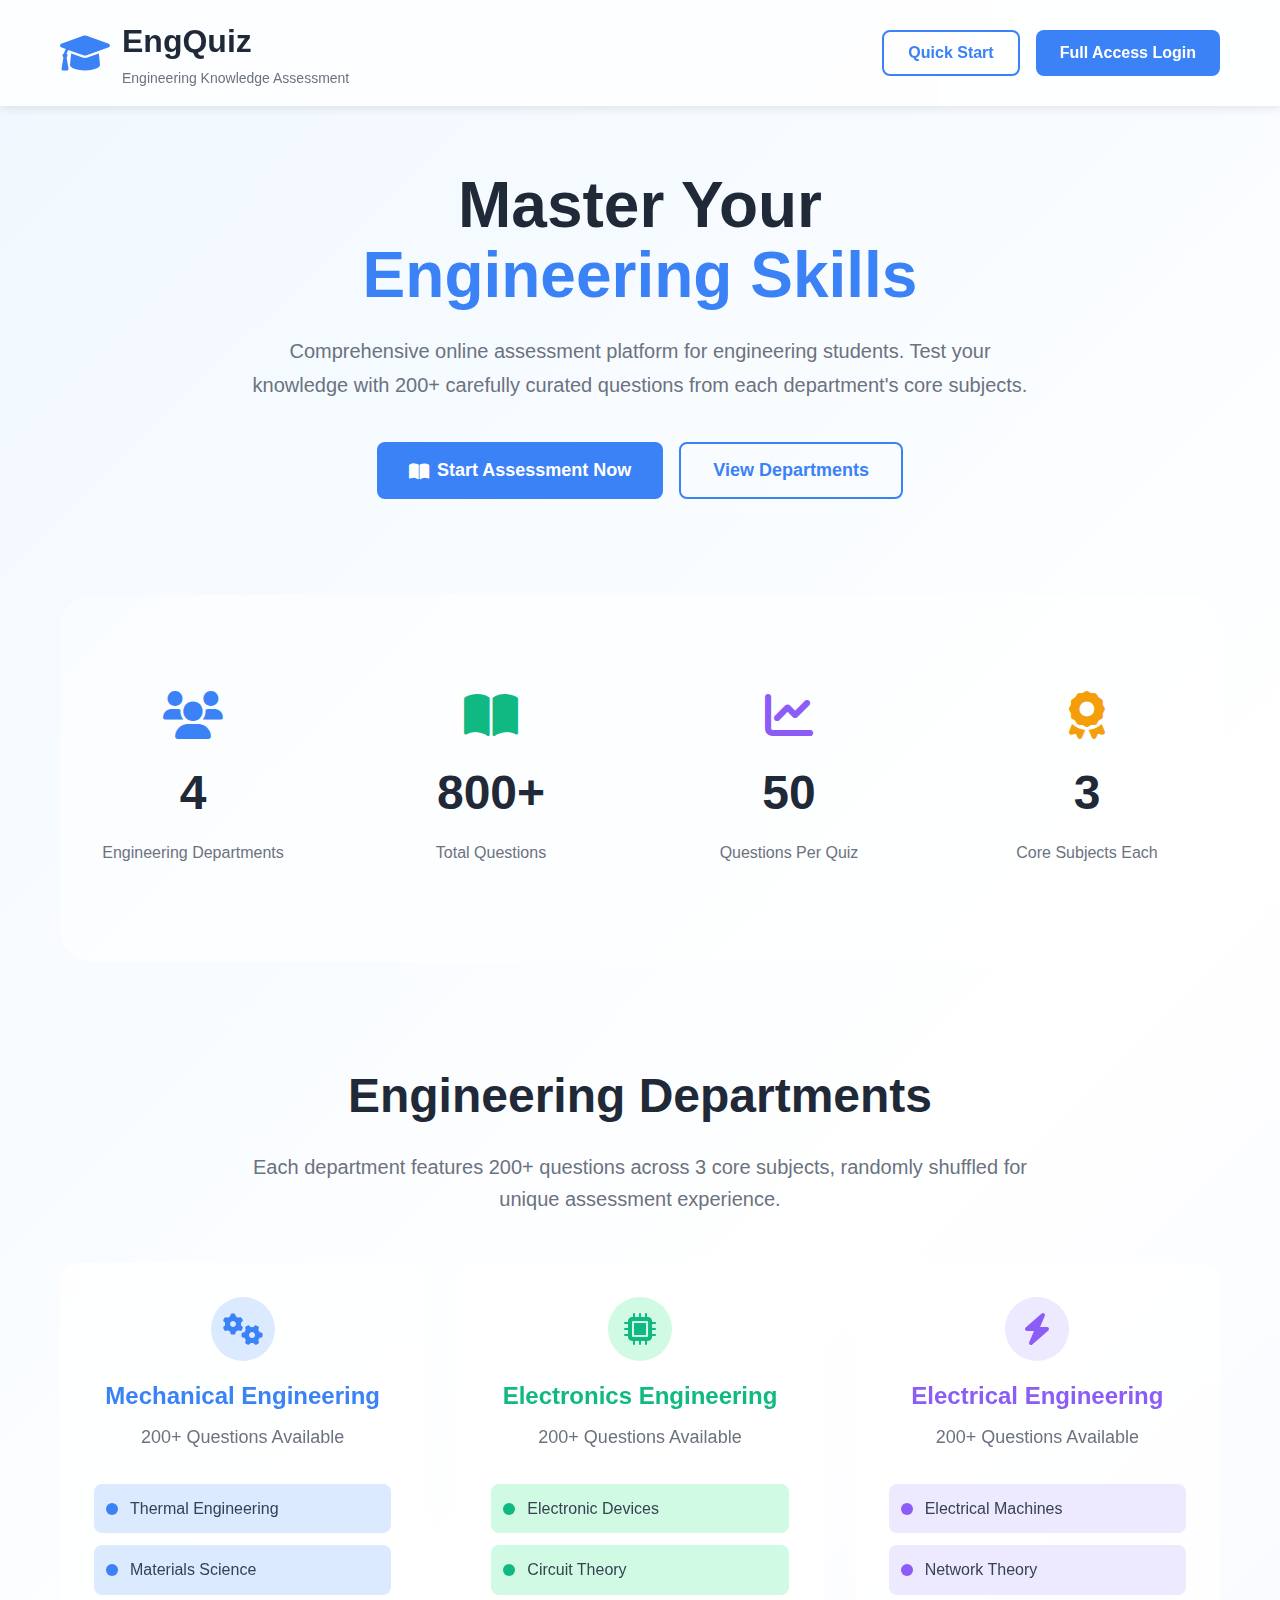
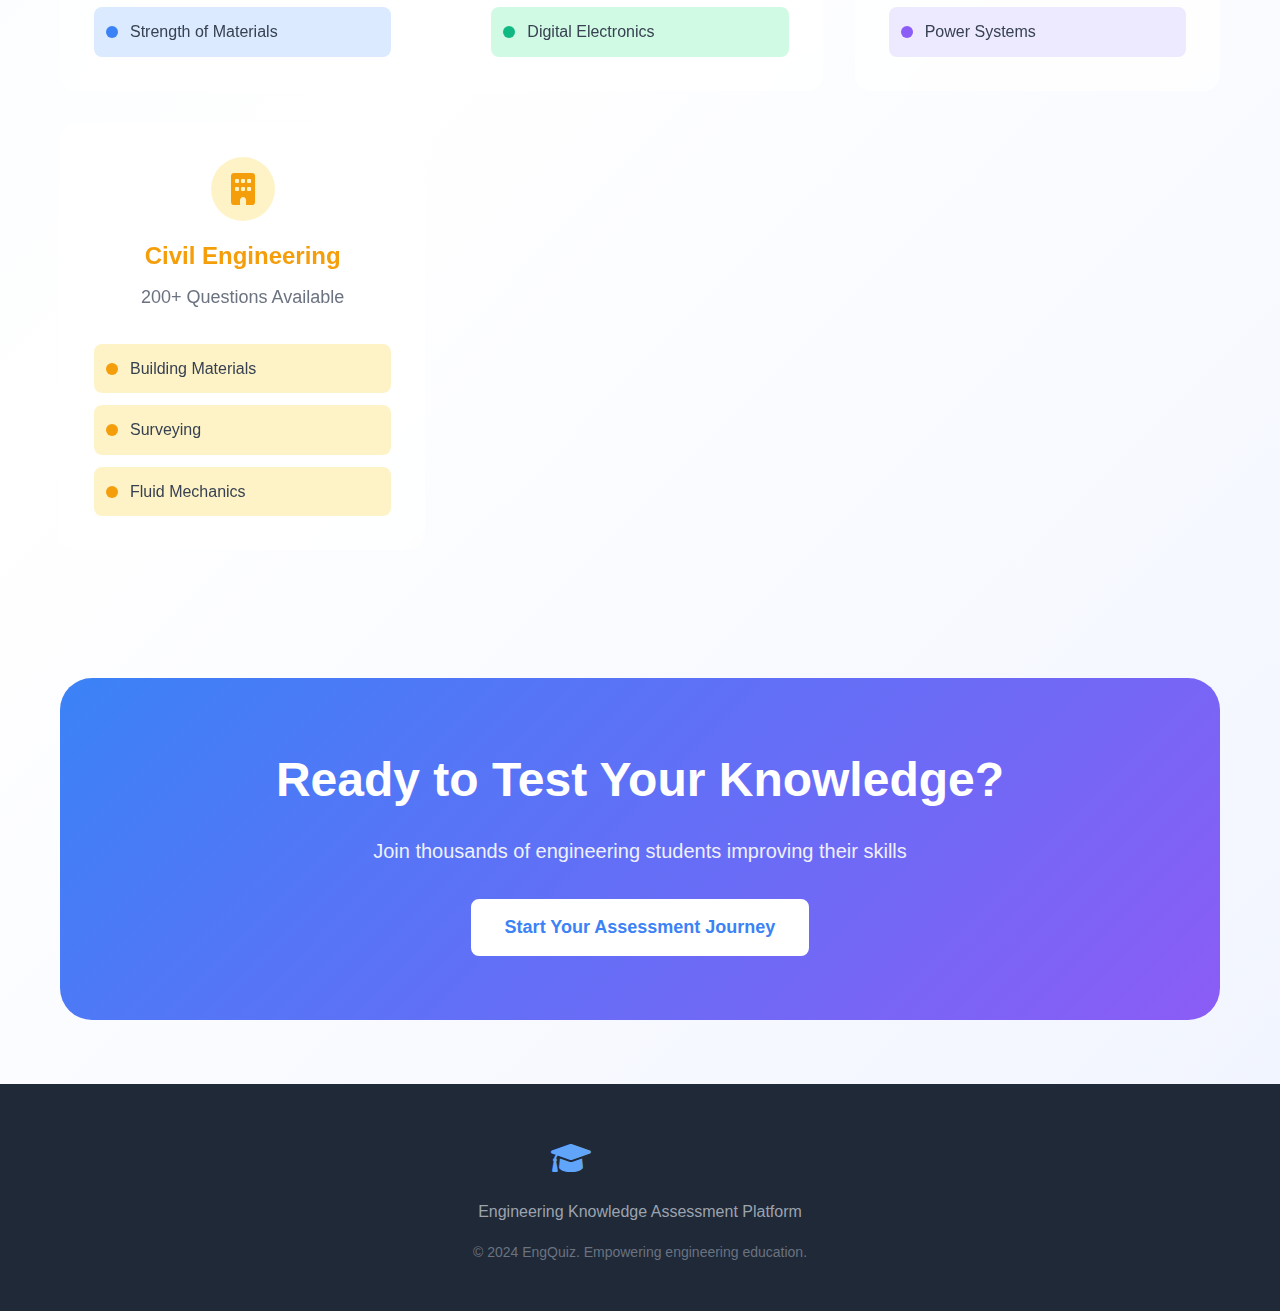
<file: engineering-quiz-app/index.html>
<!DOCTYPE html>
<html lang="en">
<head>
    <meta charset="UTF-8">
    <meta name="viewport" content="width=device-width, initial-scale=1.0">
    <title>EngQuiz - Engineering Knowledge Assessment</title>
    <link rel="stylesheet" href="styles.css">
    <link href="https://cdnjs.cloudflare.com/ajax/libs/font-awesome/6.0.0/css/all.min.css" rel="stylesheet">
</head>
<body>
    <!-- Header -->
    <header class="header">
        <div class="container">
            <div class="nav-brand">
                <i class="fas fa-graduation-cap"></i>
                <div class="brand-text">
                    <span class="brand-name">EngQuiz</span>
                    <p class="brand-subtitle">Engineering Knowledge Assessment</p>
                </div>
            </div>
            <div class="nav-buttons">
                <button class="btn btn-outline" onclick="showRegisterModal()">Quick Start</button>
                <button class="btn btn-primary" onclick="showLoginModal()">Full Access Login</button>
            </div>
        </div>
    </header>

    <!-- Hero Section -->
    <main class="main-content">
        <div class="container">
            <div class="hero-section">
                <h1 class="hero-title">
                    Master Your
                    <span class="text-blue">Engineering Skills</span>
                </h1>
                <p class="hero-description">
                    Comprehensive online assessment platform for engineering students. Test your knowledge with 200+ carefully
                    curated questions from each department's core subjects.
                </p>
                <div class="hero-buttons">
                    <button class="btn btn-primary btn-large" onclick="showRegisterModal()">
                        <i class="fas fa-book-open"></i>
                        Start Assessment Now
                    </button>
                    <button class="btn btn-outline btn-large" onclick="scrollToDepartments()">
                        View Departments
                    </button>
                </div>
            </div>

            <!-- Stats Section -->
            <div class="stats-section">
                <div class="stats-grid">
                    <div class="stat-card">
                        <i class="fas fa-users stat-icon blue"></i>
                        <h3 class="stat-number">4</h3>
                        <p class="stat-label">Engineering Departments</p>
                    </div>
                    <div class="stat-card">
                        <i class="fas fa-book-open stat-icon green"></i>
                        <h3 class="stat-number">800+</h3>
                        <p class="stat-label">Total Questions</p>
                    </div>
                    <div class="stat-card">
                        <i class="fas fa-chart-line stat-icon purple"></i>
                        <h3 class="stat-number">50</h3>
                        <p class="stat-label">Questions Per Quiz</p>
                    </div>
                    <div class="stat-card">
                        <i class="fas fa-award stat-icon orange"></i>
                        <h3 class="stat-number">3</h3>
                        <p class="stat-label">Core Subjects Each</p>
                    </div>
                </div>
            </div>

            <!-- Departments Section -->
            <div id="departments" class="departments-section">
                <div class="section-header">
                    <h2 class="section-title">Engineering Departments</h2>
                    <p class="section-description">
                        Each department features 200+ questions across 3 core subjects, randomly shuffled for unique assessment experience.
                    </p>
                </div>

                <div class="departments-grid">
                    <div class="department-card blue">
                        <div class="department-header">
                            <div class="department-icon">
                                <i class="fas fa-cogs"></i>
                            </div>
                            <h3 class="department-title">Mechanical Engineering</h3>
                            <p class="department-subtitle">200+ Questions Available</p>
                        </div>
                        <div class="department-subjects">
                            <div class="subject-item">
                                <div class="subject-dot"></div>
                                <span>Thermal Engineering</span>
                            </div>
                            <div class="subject-item">
                                <div class="subject-dot"></div>
                                <span>Materials Science</span>
                            </div>
                            <div class="subject-item">
                                <div class="subject-dot"></div>
                                <span>Strength of Materials</span>
                            </div>
                        </div>
                    </div>

                    <div class="department-card green">
                        <div class="department-header">
                            <div class="department-icon">
                                <i class="fas fa-microchip"></i>
                            </div>
                            <h3 class="department-title">Electronics Engineering</h3>
                            <p class="department-subtitle">200+ Questions Available</p>
                        </div>
                        <div class="department-subjects">
                            <div class="subject-item">
                                <div class="subject-dot"></div>
                                <span>Electronic Devices</span>
                            </div>
                            <div class="subject-item">
                                <div class="subject-dot"></div>
                                <span>Circuit Theory</span>
                            </div>
                            <div class="subject-item">
                                <div class="subject-dot"></div>
                                <span>Digital Electronics</span>
                            </div>
                        </div>
                    </div>

                    <div class="department-card purple">
                        <div class="department-header">
                            <div class="department-icon">
                                <i class="fas fa-bolt"></i>
                            </div>
                            <h3 class="department-title">Electrical Engineering</h3>
                            <p class="department-subtitle">200+ Questions Available</p>
                        </div>
                        <div class="department-subjects">
                            <div class="subject-item">
                                <div class="subject-dot"></div>
                                <span>Electrical Machines</span>
                            </div>
                            <div class="subject-item">
                                <div class="subject-dot"></div>
                                <span>Network Theory</span>
                            </div>
                            <div class="subject-item">
                                <div class="subject-dot"></div>
                                <span>Power Systems</span>
                            </div>
                        </div>
                    </div>

                    <div class="department-card orange">
                        <div class="department-header">
                            <div class="department-icon">
                                <i class="fas fa-building"></i>
                            </div>
                            <h3 class="department-title">Civil Engineering</h3>
                            <p class="department-subtitle">200+ Questions Available</p>
                        </div>
                        <div class="department-subjects">
                            <div class="subject-item">
                                <div class="subject-dot"></div>
                                <span>Building Materials</span>
                            </div>
                            <div class="subject-item">
                                <div class="subject-dot"></div>
                                <span>Surveying</span>
                            </div>
                            <div class="subject-item">
                                <div class="subject-dot"></div>
                                <span>Fluid Mechanics</span>
                            </div>
                        </div>
                    </div>
                </div>
            </div>

            <!-- CTA Section -->
            <div class="cta-section">
                <h2 class="cta-title">Ready to Test Your Knowledge?</h2>
                <p class="cta-description">Join thousands of engineering students improving their skills</p>
                <button class="btn btn-secondary btn-large" onclick="showRegisterModal()">
                    Start Your Assessment Journey
                </button>
            </div>
        </div>
    </main>

    <!-- Footer -->
    <footer class="footer">
        <div class="container">
            <div class="footer-content">
                <div class="footer-brand">
                    <i class="fas fa-graduation-cap"></i>
                    <span class="brand-name">EngQuiz</span>
                </div>
                <p class="footer-description">Engineering Knowledge Assessment Platform</p>
                <p class="footer-copyright">© 2024 EngQuiz. Empowering engineering education.</p>
            </div>
        </div>
    </footer>

    <!-- Registration Modal -->
    <div id="registerModal" class="modal">
        <div class="modal-content">
            <div class="modal-header">
                <h2>Join EngQuiz</h2>
                <span class="close" onclick="closeModal('registerModal')">&times;</span>
            </div>
            
            <div class="tabs">
                <button class="tab-button active" onclick="showTab('quick')">
                    <i class="fas fa-user"></i> Quick Start
                </button>
                <button class="tab-button" onclick="showTab('full')">
                    <i class="fas fa-building"></i> Full Account
                </button>
            </div>

            <!-- Quick Start Tab -->
            <div id="quickTab" class="tab-content active">
                <div class="tab-description">
                    <h3>Quick Start</h3>
                    <p>Start immediately with just your basic information. No email or password required.</p>
                </div>
                <form id="quickForm" onsubmit="handleQuickRegister(event)">
                    <div class="form-group">
                        <label for="quickName">Student Name</label>
                        <input type="text" id="quickName" placeholder="Enter your full name" required>
                    </div>
                    <div class="form-group">
                        <label for="institution">Institution Name</label>
                        <input type="text" id="institution" placeholder="Enter your college/university name" required>
                    </div>
                    <div class="form-group">
                        <label for="quickDepartment">Engineering Department</label>
                        <select id="quickDepartment" required>
                            <option value="">Select your department</option>
                            <option value="mechanical">Mechanical Engineering</option>
                            <option value="electrical">Electrical Engineering</option>
                            <option value="electronics">Electronics Engineering</option>
                            <option value="civil">Civil Engineering</option>
                        </select>
                    </div>
                    <button type="submit" class="btn btn-primary btn-full">Start Quiz Now</button>
                </form>
            </div>

            <!-- Full Account Tab -->
            <div id="fullTab" class="tab-content">
                <div class="tab-description">
                    <h3>Create Full Account</h3>
                    <p>Create a full account to save your progress and track performance over time.</p>
                </div>
                <form id="fullForm" onsubmit="handleFullRegister(event)">
                    <div class="form-group">
                        <label for="fullName">Full Name</label>
                        <input type="text" id="fullName" placeholder="Enter your full name" required>
                    </div>
                    <div class="form-group">
                        <label for="email">Email Address</label>
                        <input type="email" id="email" placeholder="Enter your email" required>
                    </div>
                    <div class="form-group">
                        <label for="fullDepartment">Engineering Department</label>
                        <select id="fullDepartment" required>
                            <option value="">Select your department</option>
                            <option value="mechanical">Mechanical Engineering</option>
                            <option value="electrical">Electrical Engineering</option>
                            <option value="electronics">Electronics Engineering</option>
                            <option value="civil">Civil Engineering</option>
                        </select>
                    </div>
                    <div class="form-group">
                        <label for="password">Password</label>
                        <div class="password-input">
                            <input type="password" id="password" placeholder="Create a password" required>
                            <button type="button" class="password-toggle" onclick="togglePassword('password')">
                                <i class="fas fa-eye"></i>
                            </button>
                        </div>
                    </div>
                    <div class="form-group">
                        <label for="confirmPassword">Confirm Password</label>
                        <div class="password-input">
                            <input type="password" id="confirmPassword" placeholder="Confirm your password" required>
                            <button type="button" class="password-toggle" onclick="togglePassword('confirmPassword')">
                                <i class="fas fa-eye"></i>
                            </button>
                        </div>
                    </div>
                    <button type="submit" class="btn btn-primary btn-full">Create Account</button>
                </form>
            </div>
        </div>
    </div>

    <!-- Login Modal -->
    <div id="loginModal" class="modal">
        <div class="modal-content">
            <div class="modal-header">
                <h2>Welcome Back</h2>
                <span class="close" onclick="closeModal('loginModal')">&times;</span>
            </div>
            <div class="tab-description">
                <h3>Sign In</h3>
                <p>Enter your credentials to access your account</p>
            </div>
            <form id="loginForm" onsubmit="handleLogin(event)">
                <div class="form-group">
                    <label for="loginEmail">Email Address</label>
                    <input type="email" id="loginEmail" placeholder="Enter your email" required>
                </div>
                <div class="form-group">
                    <label for="loginPassword">Password</label>
                    <div class="password-input">
                        <input type="password" id="loginPassword" placeholder="Enter your password" required>
                        <button type="button" class="password-toggle" onclick="togglePassword('loginPassword')">
                            <i class="fas fa-eye"></i>
                        </button>
                    </div>
                </div>
                <button type="submit" class="btn btn-primary btn-full">Sign In</button>
            </form>
            <div class="modal-footer">
                <p>Don't have an account? <a href="#" onclick="closeModal('loginModal'); showRegisterModal();">Get started here</a></p>
            </div>
        </div>
    </div>

    <script src="script.js"></script>
</body>
</html>
</file>
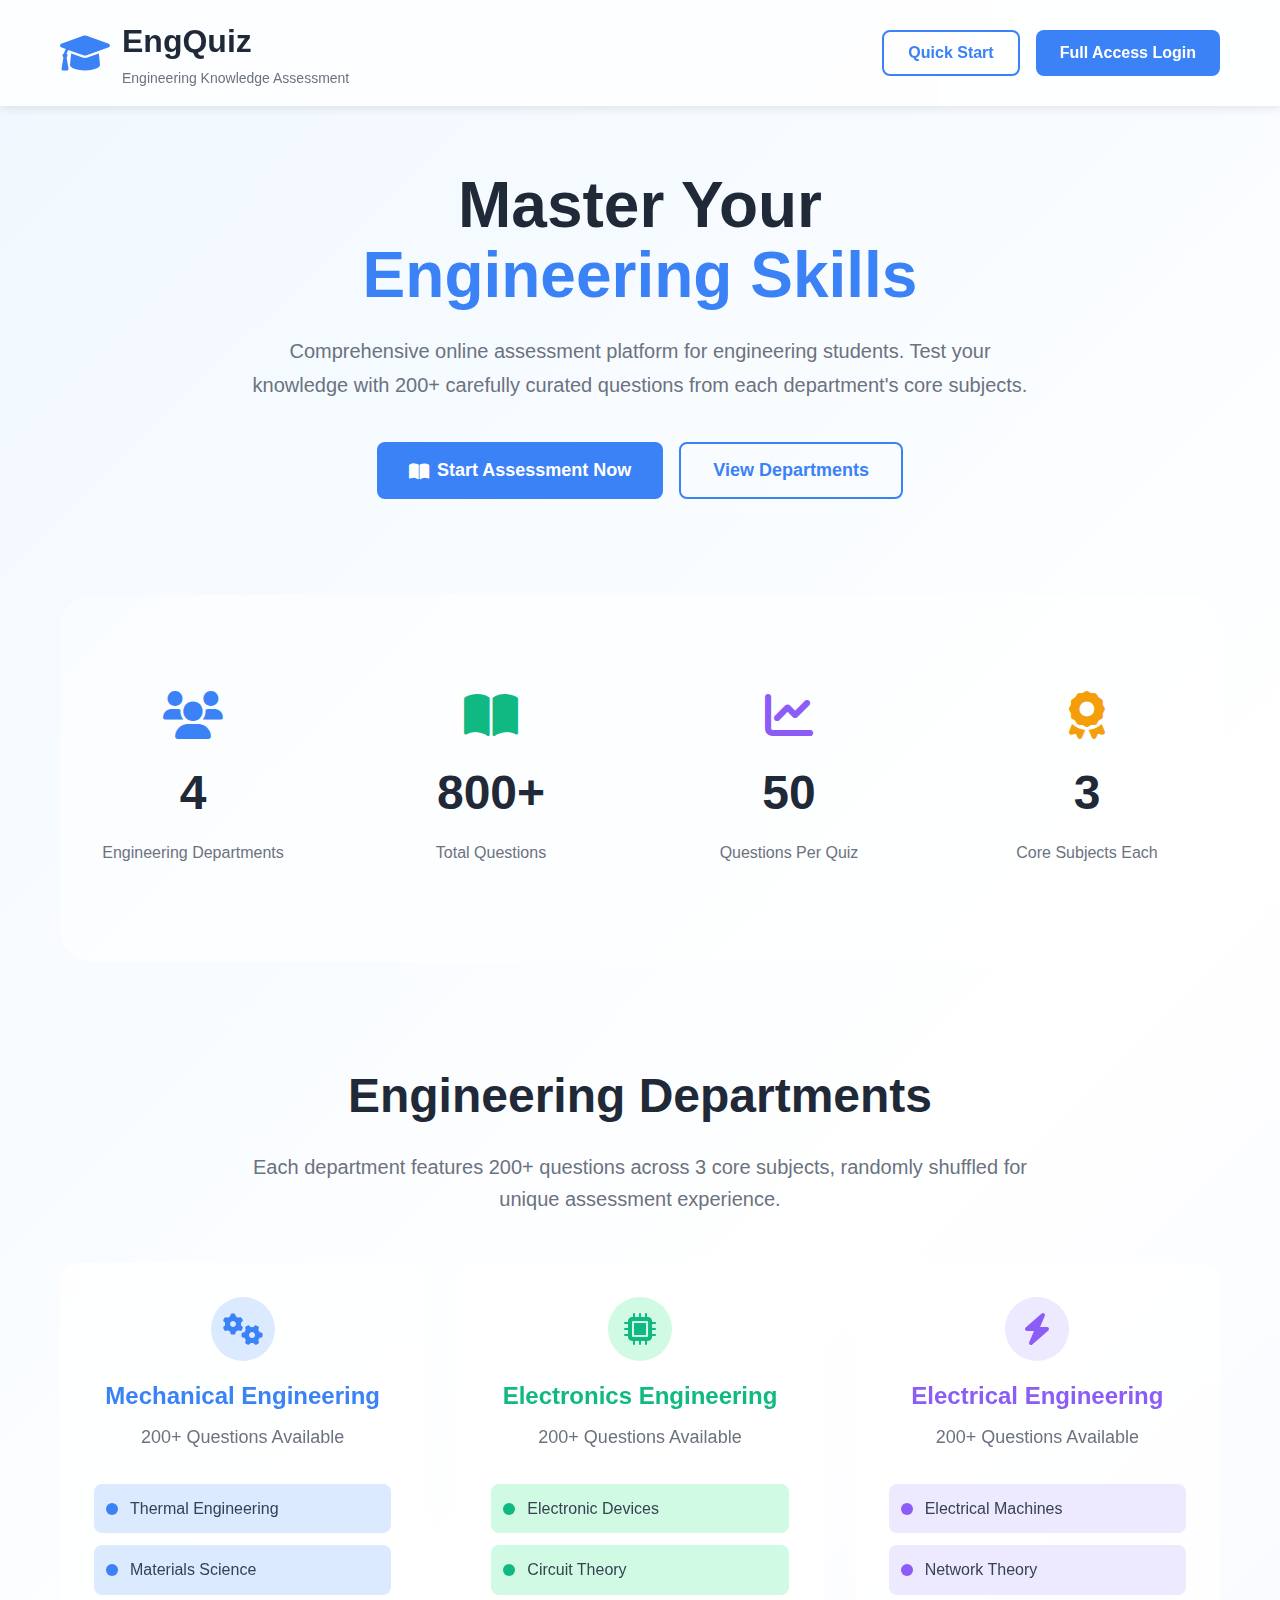
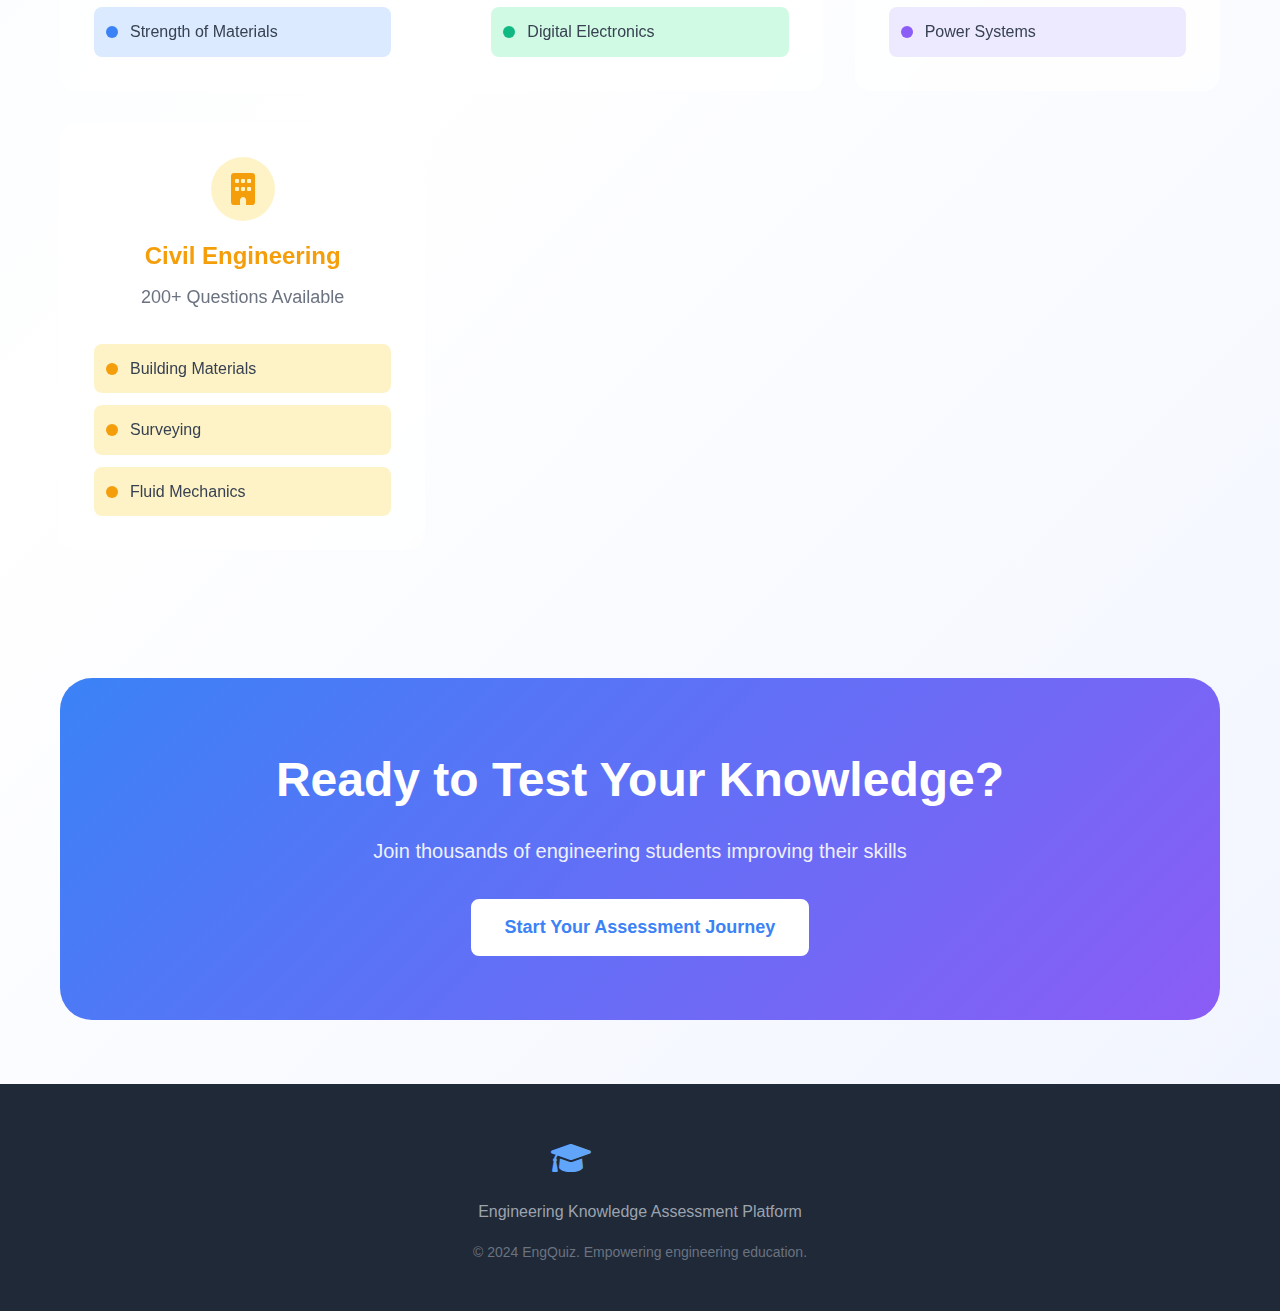
<file: engineering-quiz-app/dashboard.html>
<!DOCTYPE html>
<html lang="en">
<head>
    <meta charset="UTF-8">
    <meta name="viewport" content="width=device-width, initial-scale=1.0">
    <title>Dashboard - EngQuiz</title>
    <link rel="stylesheet" href="styles.css">
    <link rel="stylesheet" href="dashboard.css">
    <link href="https://cdnjs.cloudflare.com/ajax/libs/font-awesome/6.0.0/css/all.min.css" rel="stylesheet">
</head>
<body>
    <!-- Header -->
    <header class="header">
        <div class="container">
            <div class="nav-brand">
                <i class="fas fa-graduation-cap"></i>
                <div class="brand-text">
                    <span class="brand-name">EngQuiz</span>
                    <p class="brand-subtitle">Engineering Knowledge Assessment</p>
                </div>
            </div>
            <div class="user-info">
                <div class="user-details">
                    <p class="user-name" id="userName">Loading...</p>
                    <p class="user-meta" id="userMeta">Loading...</p>
                </div>
                <button class="btn btn-outline" onclick="logout()">
                    <i class="fas fa-sign-out-alt"></i>
                    Logout
                </button>
            </div>
        </div>
    </header>

    <main class="dashboard-main">
        <div class="container">
            <!-- Welcome Section -->
            <div class="welcome-section">
                <h1 class="welcome-title">Welcome to Your Dashboard</h1>
                <p class="welcome-description" id="welcomeDescription">
                    Ready to test your knowledge? Each quiz contains 50 randomly selected questions from our comprehensive question bank.
                </p>
            </div>

            <!-- Stats Cards -->
            <div class="stats-grid">
                <div class="stat-card blue">
                    <div class="stat-header">
                        <span class="stat-label">Quizzes Taken</span>
                        <i class="fas fa-clock"></i>
                    </div>
                    <div class="stat-value" id="quizzesTaken">0</div>
                    <div class="stat-sublabel">Total assessments completed</div>
                </div>

                <div class="stat-card green">
                    <div class="stat-header">
                        <span class="stat-label">Average Score</span>
                        <i class="fas fa-chart-line"></i>
                    </div>
                    <div class="stat-value" id="averageScore">0%</div>
                    <div class="stat-sublabel">Overall performance</div>
                </div>

                <div class="stat-card purple">
                    <div class="stat-header">
                        <span class="stat-label">Department</span>
                        <i class="fas fa-award"></i>
                    </div>
                    <div class="stat-value" id="userDepartment">Loading...</div>
                    <div class="stat-sublabel">Engineering specialization</div>
                </div>

                <div class="stat-card orange">
                    <div class="stat-header">
                        <span class="stat-label">Questions Bank</span>
                        <i class="fas fa-graduation-cap"></i>
                    </div>
                    <div class="stat-value">200+</div>
                    <div class="stat-sublabel">Available questions</div>
                </div>
            </div>

            <!-- Main Content Grid -->
            <div class="content-grid">
                <!-- Quiz Section -->
                <div class="quiz-section">
                    <div class="section-card">
                        <div class="section-header">
                            <h2 class="section-title">
                                <i class="fas fa-play"></i>
                                Start New Assessment
                            </h2>
                            <p class="section-description">
                                Take a comprehensive quiz with 50 randomly selected questions from your department's question bank
                            </p>
                        </div>

                        <div class="quiz-info">
                            <div class="subjects-info">
                                <h4>Your Department Subjects:</h4>
                                <div class="subjects-list" id="subjectsList">
                                    <!-- Subjects will be populated by JavaScript -->
                                </div>
                            </div>

                            <div class="quiz-stats">
                                <div class="quiz-stat">
                                    <div class="quiz-stat-number">50</div>
                                    <div class="quiz-stat-label">Questions</div>
                                </div>
                                <div class="quiz-stat">
                                    <div class="quiz-stat-number">50</div>
                                    <div class="quiz-stat-label">Minutes</div>
                                </div>
                            </div>

                            <button class="btn btn-primary btn-large btn-full" onclick="startQuiz()">
                                <i class="fas fa-play"></i>
                                Begin Assessment
                            </button>
                        </div>
                    </div>
                </div>

                <!-- Results Section -->
                <div class="results-section">
                    <div class="section-card">
                        <div class="section-header">
                            <h2 class="section-title">
                                <i class="fas fa-chart-line"></i>
                                Recent Performance
                            </h2>
                            <p class="section-description">
                                Your latest quiz results and performance trends
                            </p>
                        </div>

                        <div class="results-content" id="resultsContent">
                            <div class="no-results">
                                <i class="fas fa-award"></i>
                                <p class="no-results-title">No assessments yet</p>
                                <p class="no-results-description">Take your first quiz to see results here!</p>
                            </div>
                        </div>
                    </div>
                </div>
            </div>

            <!-- User Info Card -->
            <div class="user-card">
                <div class="user-card-content">
                    <div class="user-card-info">
                        <i class="fas fa-building user-card-icon"></i>
                        <div class="user-card-details">
                            <h3 class="user-card-name" id="userCardName">Loading...</h3>
                            <p class="user-card-meta" id="userCardMeta">Loading...</p>
                        </div>
                    </div>
                    <div class="user-card-stats">
                        <div class="user-card-stat-number" id="totalQuizzes">0</div>
                        <div class="user-card-stat-label">Assessments Completed</div>
                    </div>
                </div>
            </div>
        </div>
    </main>

    <script src="dashboard.js"></script>
</body>
</html>
</file>
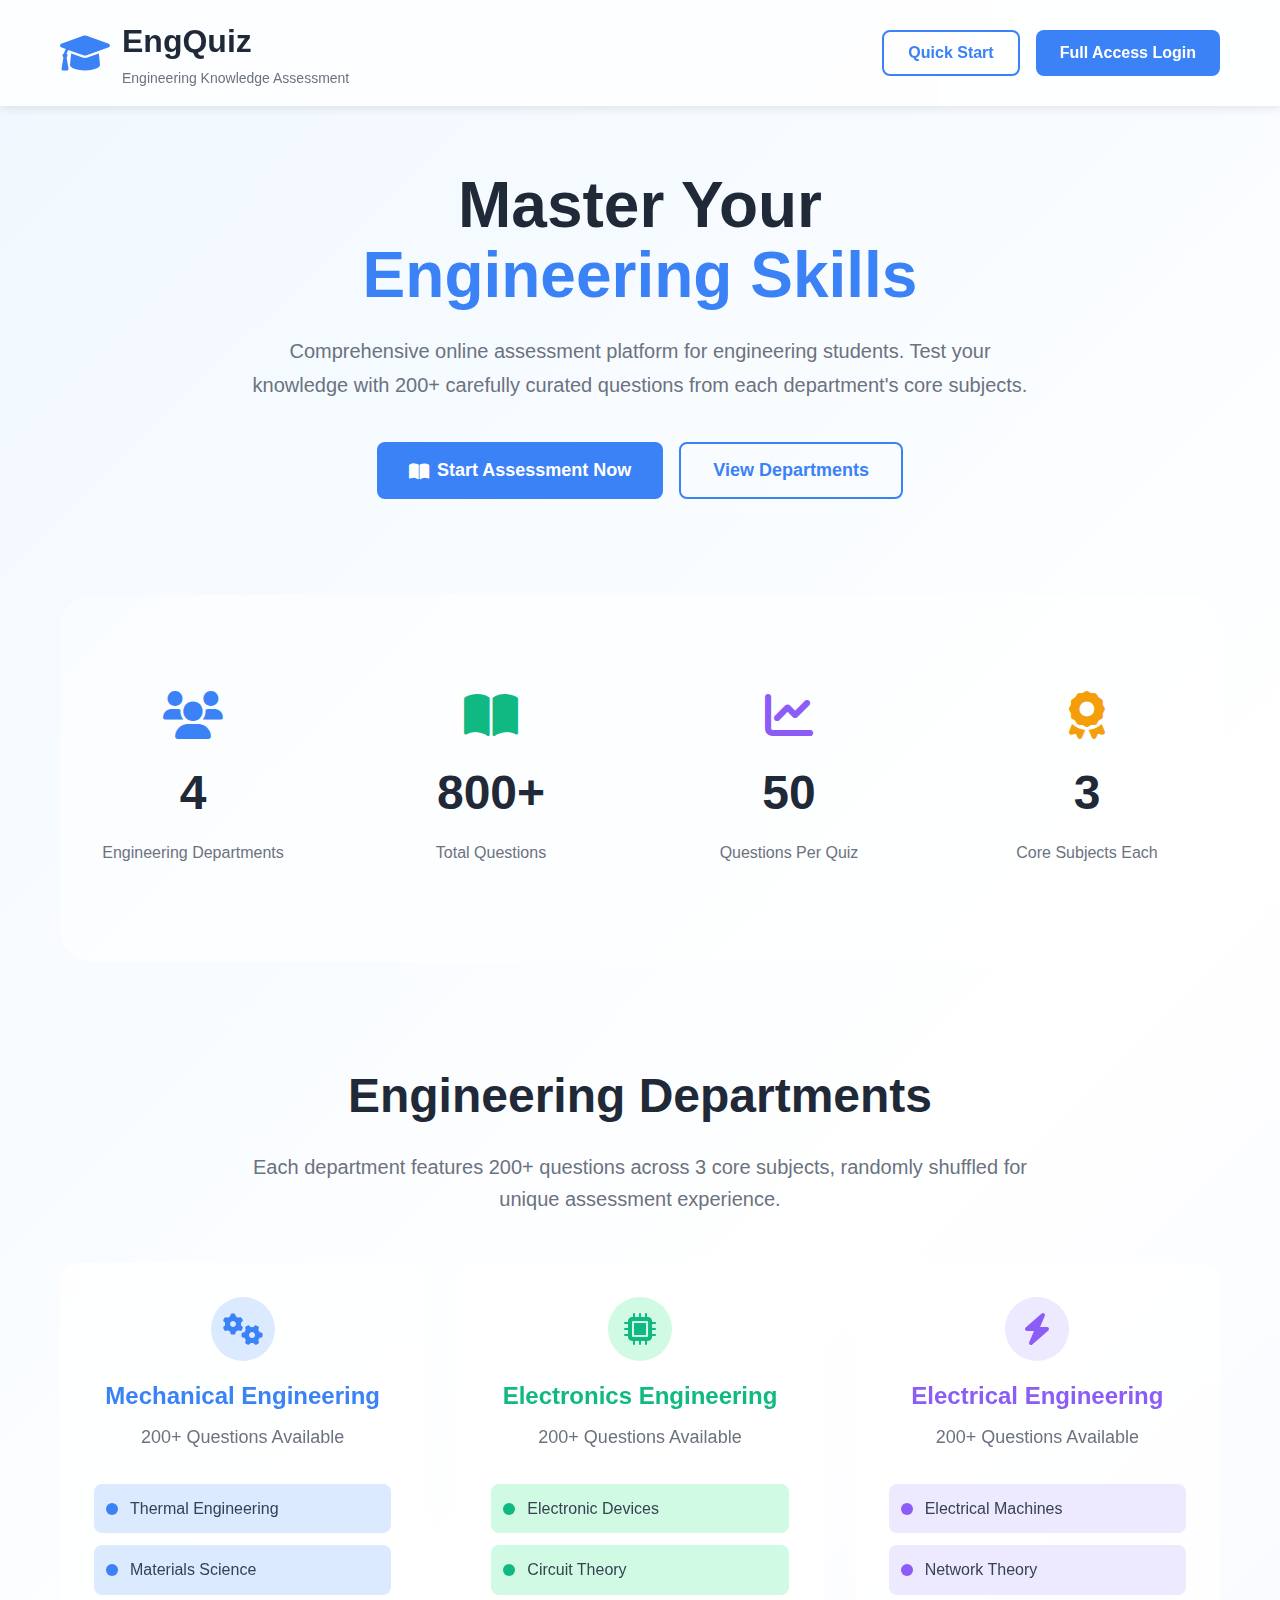
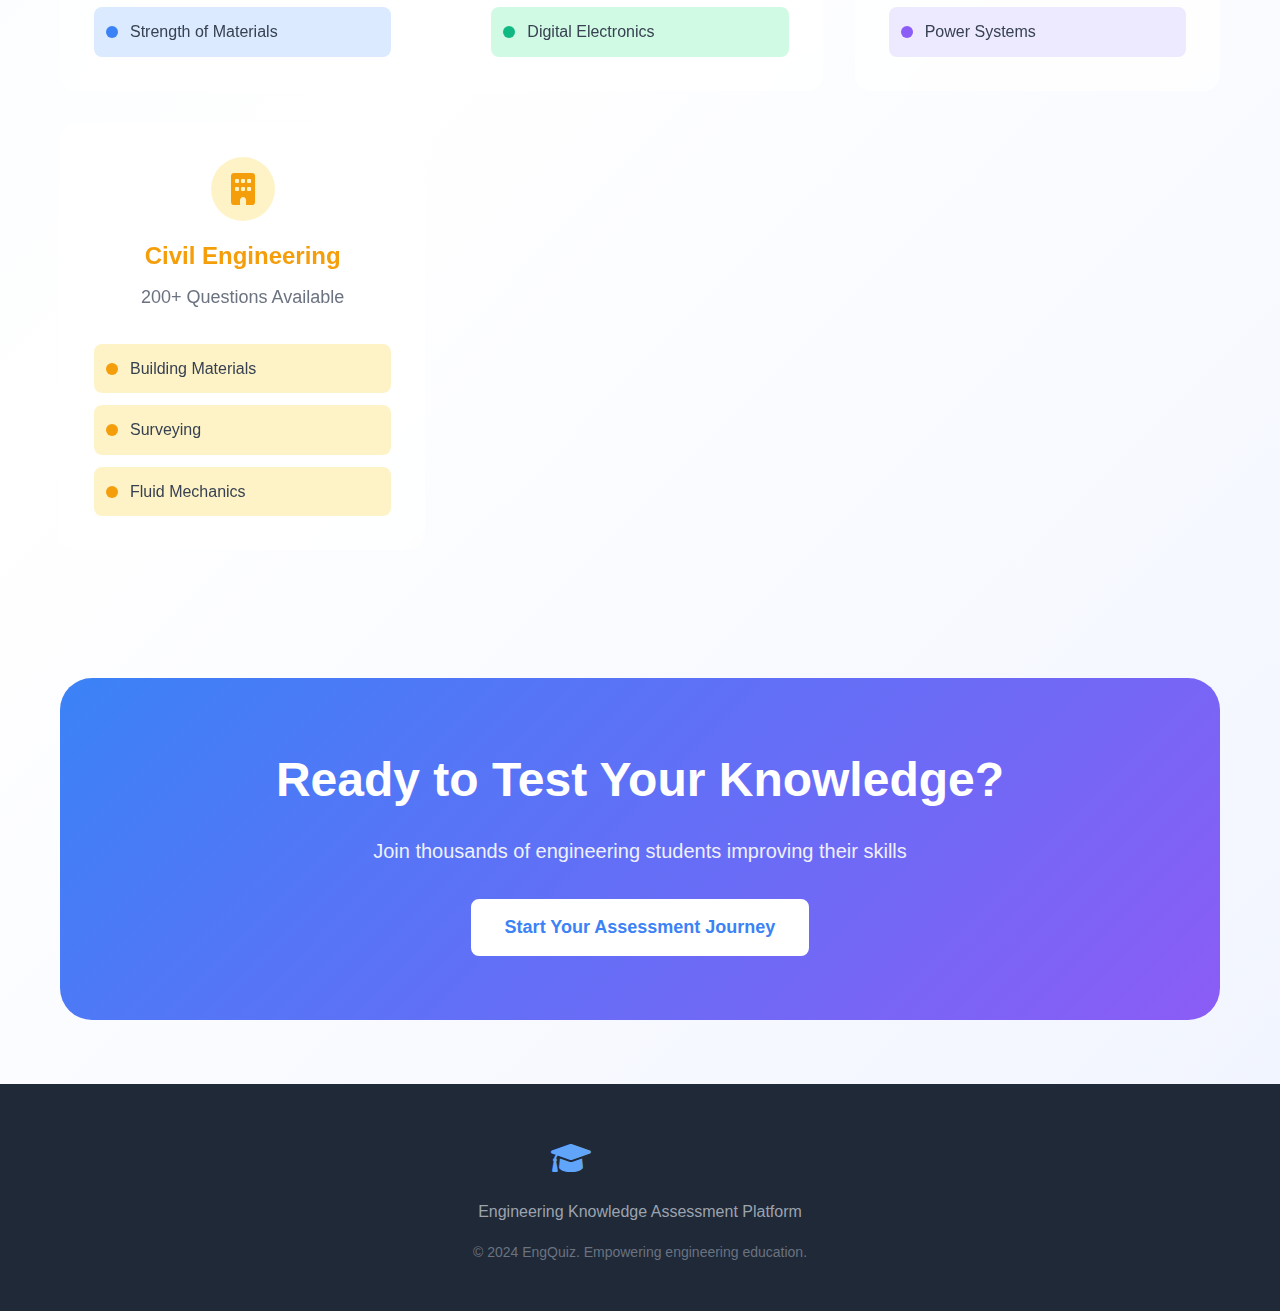
<file: engineering-quiz-app/quiz.html>
<!DOCTYPE html>
<html lang="en">
<head>
    <meta charset="UTF-8">
    <meta name="viewport" content="width=device-width, initial-scale=1.0">
    <title>Quiz - EngQuiz</title>
    <link rel="stylesheet" href="styles.css">
    <link rel="stylesheet" href="quiz.css">
    <link href="https://cdnjs.cloudflare.com/ajax/libs/font-awesome/6.0.0/css/all.min.css" rel="stylesheet">
</head>
<body>
    <!-- Header -->
    <header class="header">
        <div class="container">
            <div class="nav-brand">
                <i class="fas fa-graduation-cap"></i>
                <div class="brand-text">
                    <span class="brand-name">EngQuiz</span>
                    <p class="brand-subtitle">Engineering Knowledge Assessment</p>
                </div>
            </div>
            <div class="quiz-header-info">
                <div class="timer">
                    <i class="fas fa-clock"></i>
                    <span id="timeDisplay">50:00</span>
                </div>
                <button class="btn btn-outline" onclick="submitQuiz()">
                    Submit Quiz
                </button>
            </div>
        </div>
    </header>

    <main class="quiz-main">
        <div class="container">
            <!-- Loading State -->
            <div id="loadingState" class="loading-state">
                <i class="fas fa-graduation-cap loading-icon"></i>
                <p class="loading-text">Loading quiz questions...</p>
            </div>

            <!-- Quiz Content -->
            <div id="quizContent" class="quiz-content" style="display: none;">
                <!-- Progress Section -->
                <div class="progress-section">
                    <div class="progress-info">
                        <span class="progress-text">
                            Question <span id="currentQuestion">1</span> of <span id="totalQuestions">50</span>
                        </span>
                        <span class="progress-percentage" id="progressPercentage">2% Complete</span>
                    </div>
                    <div class="progress-bar">
                        <div class="progress-fill" id="progressFill"></div>
                    </div>
                </div>

                <!-- Question Card -->
                <div class="question-card">
                    <div class="question-header">
                        <h2 class="question-text" id="questionText">Loading question...</h2>
                        <span class="question-subject" id="questionSubject">Subject</span>
                    </div>
                    <div class="question-options" id="questionOptions">
                        <!-- Options will be populated by JavaScript -->
                    </div>
                </div>

                <!-- Navigation -->
                <div class="quiz-navigation">
                    <button class="btn btn-outline" id="prevBtn" onclick="previousQuestion()" disabled>
                        <i class="fas fa-chevron-left"></i>
                        Previous
                    </button>

                    <div class="answered-count">
                        <span id="answeredCount">0</span> of <span id="totalCount">50</span> answered
                    </div>

                    <button class="btn btn-primary" id="nextBtn" onclick="nextQuestion()">
                        Next
                        <i class="fas fa-chevron-right"></i>
                    </button>
                </div>

                <!-- Question Navigation Grid -->
                <div class="question-nav-card">
                    <h3 class="nav-title">Question Navigation</h3>
                    <div class="question-grid" id="questionGrid">
                        <!-- Question numbers will be populated by JavaScript -->
                    </div>
                </div>
            </div>
        </div>
    </main>

    <!-- Submit Confirmation Modal -->
    <div id="submitModal" class="modal">
        <div class="modal-content">
            <div class="modal-header">
                <h2>Submit Quiz</h2>
                <span class="close" onclick="closeSubmitModal()">&times;</span>
            </div>
            <div class="submit-modal-body">
                <div class="submit-warning">
                    <i class="fas fa-exclamation-triangle"></i>
                    <h3>Are you sure you want to submit?</h3>
                    <p>You have answered <span id="finalAnsweredCount">0</span> out of <span id="finalTotalCount">50</span> questions.</p>
                    <p class="warning-text">Once submitted, you cannot change your answers.</p>
                </div>
                <div class="submit-actions">
                    <button class="btn btn-outline" onclick="closeSubmitModal()">Continue Quiz</button>
                    <button class="btn btn-primary" onclick="confirmSubmit()">Submit Quiz</button>
                </div>
            </div>
        </div>
    </div>

    <script src="quiz.js"></script>
</body>
</html>
</file>
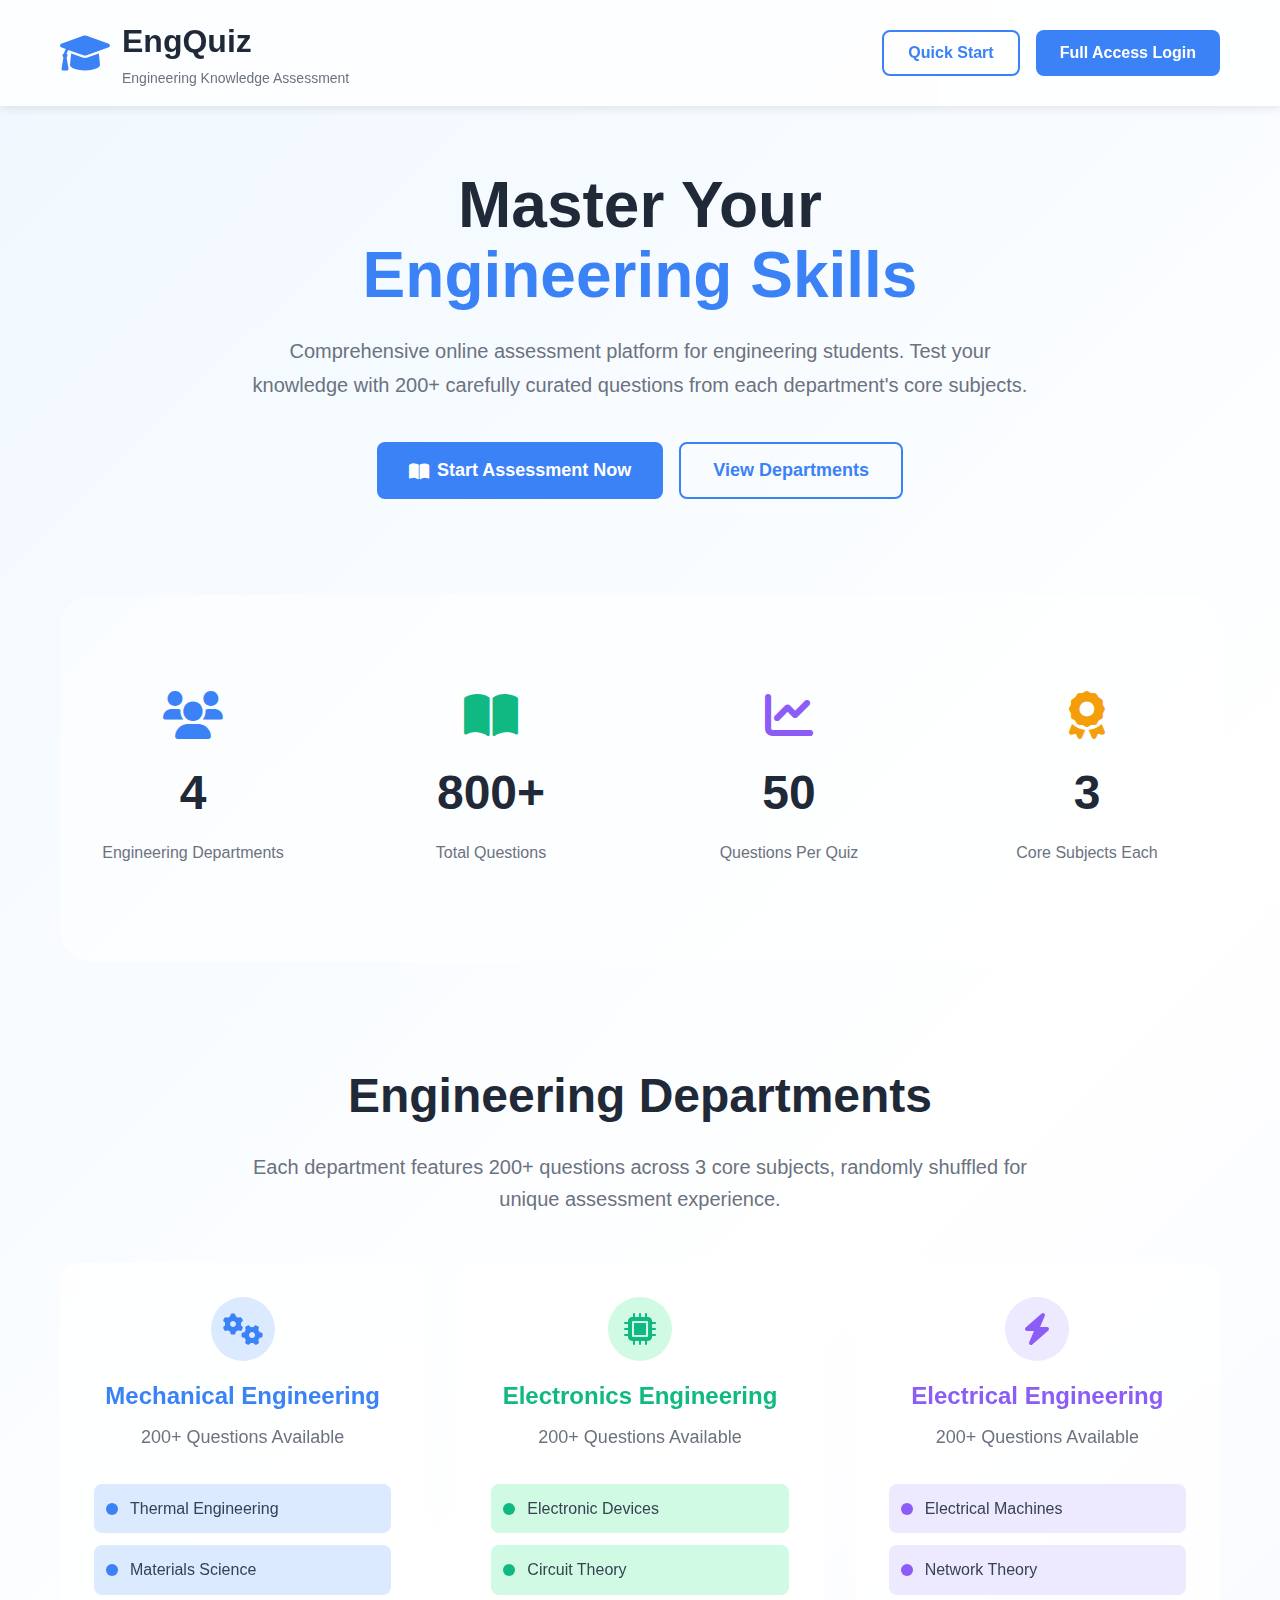
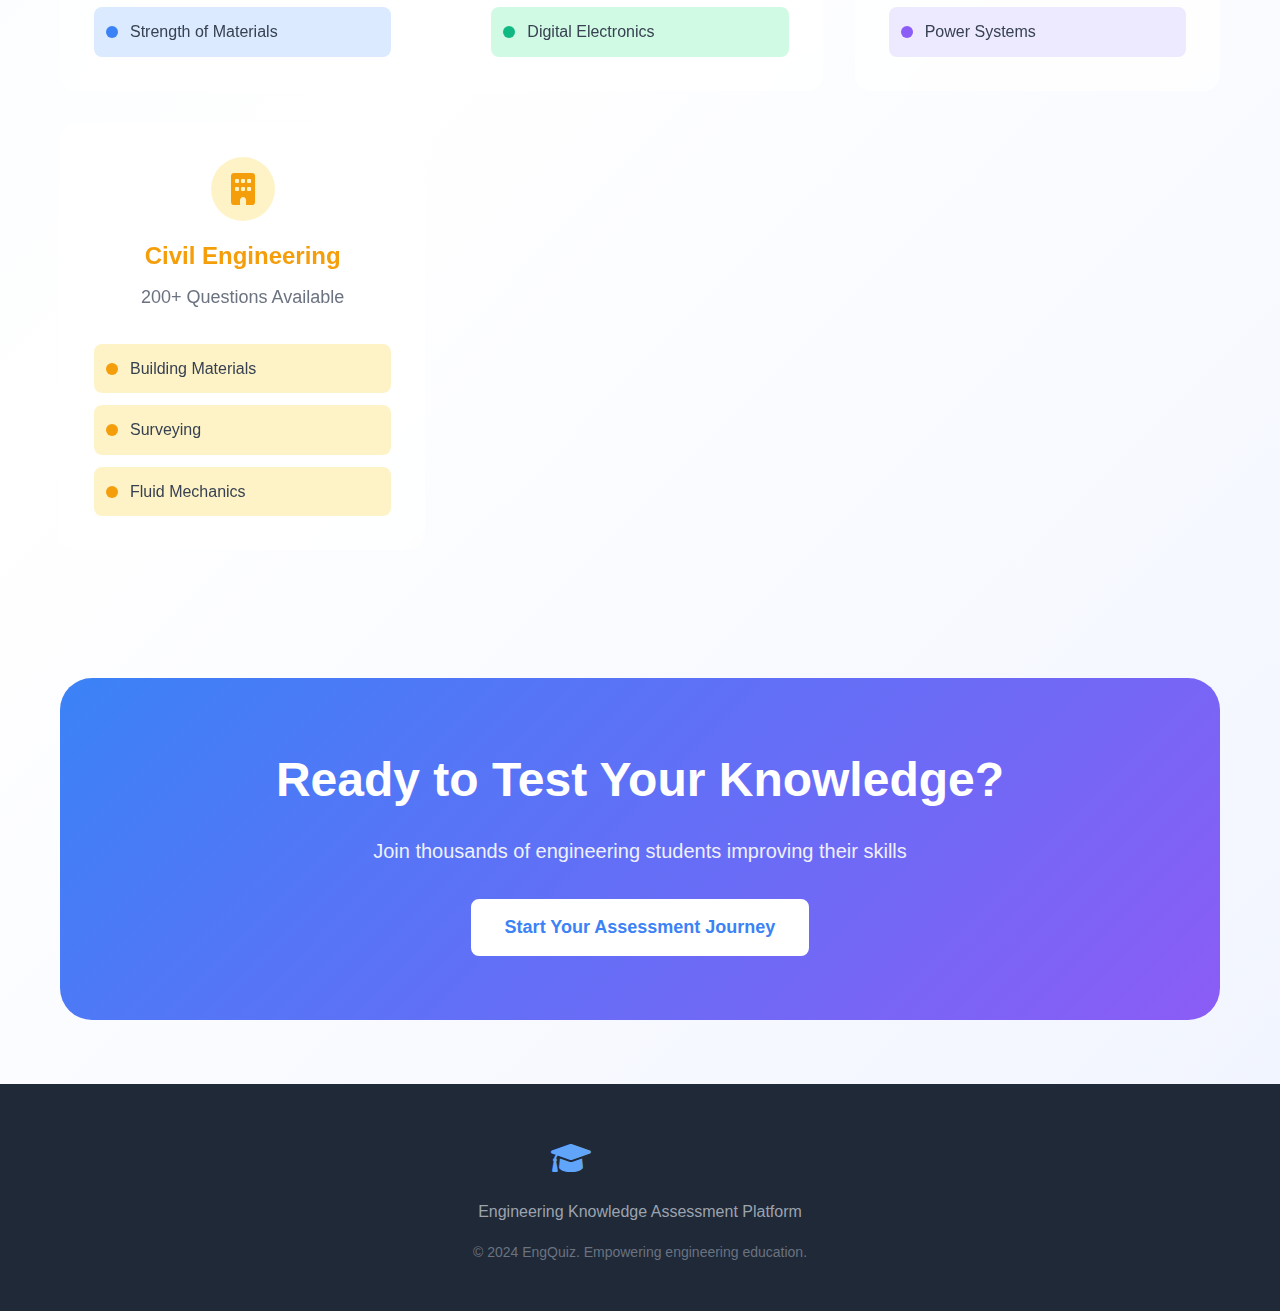
<file: engineering-quiz-app/result.html>
<!DOCTYPE html>
<html lang="en">
<head>
    <meta charset="UTF-8">
    <meta name="viewport" content="width=device-width, initial-scale=1.0">
    <title>Quiz Results - EngQuiz</title>
    <link rel="stylesheet" href="styles.css">
    <link rel="stylesheet" href="result.css">
    <link href="https://cdnjs.cloudflare.com/ajax/libs/font-awesome/6.0.0/css/all.min.css" rel="stylesheet">
</head>
<body>
    <!-- Header -->
    <header class="header">
        <div class="container">
            <div class="nav-brand">
                <i class="fas fa-graduation-cap"></i>
                <div class="brand-text">
                    <span class="brand-name">EngQuiz</span>
                    <p class="brand-subtitle">Engineering Knowledge Assessment</p>
                </div>
            </div>
            <button class="btn btn-primary" onclick="goToDashboard()">
                <i class="fas fa-home"></i>
                Dashboard
            </button>
        </div>
    </header>

    <main class="result-main">
        <div class="container">
            <!-- Results Header -->
            <div class="result-header">
                <i class="fas fa-award result-icon"></i>
                <h1 class="result-title">Quiz Completed!</h1>
                <p class="result-subtitle">Here are your results</p>
            </div>

            <!-- Score Card -->
            <div class="score-card">
                <div class="score-display">
                    <div class="score-percentage" id="scorePercentage">0%</div>
                    <div class="score-details" id="scoreDetails">0 out of 50 questions correct</div>
                </div>
                <div class="score-badge" id="scoreBadge">
                    Loading...
                </div>
                <div class="completion-time" id="completionTime">
                    Completed on loading...
                </div>
            </div>

            <!-- Content Grid -->
            <div class="result-content-grid">
                <!-- Subject Performance -->
                <div class="performance-card">
                    <div class="card-header">
                        <h2 class="card-title">
                            <i class="fas fa-chart-line"></i>
                            Subject Performance
                        </h2>
                    </div>
                    <div class="subject-stats" id="subjectStats">
                        <!-- Subject performance will be populated by JavaScript -->
                    </div>
                </div>

                <!-- Remarks Section -->
                <div class="remarks-card">
                    <div class="card-header">
                        <h2 class="card-title">
                            <i class="fas fa-comment"></i>
                            Your Remarks
                        </h2>
                        <p class="card-description">Share your thoughts about the quiz</p>
                    </div>
                    <div class="remarks-form">
                        <label for="remarksText">Comments or Feedback</label>
                        <textarea 
                            id="remarksText" 
                            placeholder="How was the quiz? Any suggestions or feedback?"
                            rows="4"
                        ></textarea>
                        <button class="btn btn-primary btn-full" onclick="submitRemarks()">
                            Submit Remarks
                        </button>
                    </div>
                </div>
            </div>

            <!-- Action Buttons -->
            <div class="action-buttons">
                <button class="btn btn-outline btn-large" onclick="takeAnotherQuiz()">
                    Take Another Quiz
                </button>
                <button class="btn btn-primary btn-large" onclick="goToDashboard()">
                    Back to Dashboard
                </button>
            </div>
        </div>
    </main>

    <script src="result.js"></script>
</body>
</html>
</file>
<file: engineering-quiz-app/styles.css>
* {
  margin: 0;
  padding: 0;
  box-sizing: border-box;
}

body {
  font-family: -apple-system, BlinkMacSystemFont, "Segoe UI", Roboto, Oxygen, Ubuntu, Cantarell, sans-serif;
  line-height: 1.6;
  color: #333;
  background: linear-gradient(135deg, #f0f8ff 0%, #ffffff 50%, #f0f4ff 100%);
  min-height: 100vh;
}

.container {
  max-width: 1200px;
  margin: 0 auto;
  padding: 0 20px;
}

/* Header Styles */
.header {
  background: rgba(255, 255, 255, 0.8);
  backdrop-filter: blur(10px);
  box-shadow: 0 2px 10px rgba(0, 0, 0, 0.1);
  position: sticky;
  top: 0;
  z-index: 1000;
}

.header .container {
  display: flex;
  justify-content: space-between;
  align-items: center;
  padding: 1rem 20px;
}

.nav-brand {
  display: flex;
  align-items: center;
  gap: 12px;
}

.nav-brand i {
  font-size: 2.5rem;
  color: #3b82f6;
}

.brand-text {
  display: flex;
  flex-direction: column;
}

.brand-name {
  font-size: 2rem;
  font-weight: bold;
  color: #1f2937;
}

.brand-subtitle {
  font-size: 0.875rem;
  color: #6b7280;
  margin: 0;
}

.nav-buttons {
  display: flex;
  gap: 1rem;
}

/* Button Styles */
.btn {
  padding: 0.75rem 1.5rem;
  border: none;
  border-radius: 0.5rem;
  font-size: 1rem;
  font-weight: 600;
  cursor: pointer;
  transition: all 0.3s ease;
  text-decoration: none;
  display: inline-flex;
  align-items: center;
  gap: 0.5rem;
}

.btn-primary {
  background: #3b82f6;
  color: white;
}

.btn-primary:hover {
  background: #2563eb;
  transform: translateY(-2px);
}

.btn-outline {
  background: transparent;
  color: #3b82f6;
  border: 2px solid #3b82f6;
}

.btn-outline:hover {
  background: #3b82f6;
  color: white;
}

.btn-secondary {
  background: white;
  color: #3b82f6;
  border: 2px solid white;
}

.btn-secondary:hover {
  background: #f8fafc;
}

.btn-large {
  padding: 1rem 2rem;
  font-size: 1.125rem;
}

.btn-full {
  width: 100%;
}

/* Hero Section */
.hero-section {
  text-align: center;
  padding: 4rem 0;
}

.hero-title {
  font-size: 4rem;
  font-weight: bold;
  color: #1f2937;
  margin-bottom: 1.5rem;
  line-height: 1.1;
}

.text-blue {
  color: #3b82f6;
  display: block;
}

.hero-description {
  font-size: 1.25rem;
  color: #6b7280;
  max-width: 800px;
  margin: 0 auto 2.5rem;
  line-height: 1.7;
}

.hero-buttons {
  display: flex;
  gap: 1rem;
  justify-content: center;
  flex-wrap: wrap;
}

/* Stats Section */
.stats-section {
  padding: 4rem 0;
  background: rgba(255, 255, 255, 0.5);
  border-radius: 2rem;
  margin: 2rem 0;
}

.stats-grid {
  display: grid;
  grid-template-columns: repeat(auto-fit, minmax(250px, 1fr));
  gap: 2rem;
}

.stat-card {
  text-align: center;
  padding: 2rem;
}

.stat-icon {
  font-size: 3rem;
  margin-bottom: 1rem;
}

.stat-icon.blue {
  color: #3b82f6;
}
.stat-icon.green {
  color: #10b981;
}
.stat-icon.purple {
  color: #8b5cf6;
}
.stat-icon.orange {
  color: #f59e0b;
}

.stat-number {
  font-size: 3rem;
  font-weight: bold;
  color: #1f2937;
  margin-bottom: 0.5rem;
}

.stat-label {
  color: #6b7280;
  font-size: 1rem;
}

/* Departments Section */
.departments-section {
  padding: 4rem 0;
}

.section-header {
  text-align: center;
  margin-bottom: 3rem;
}

.section-title {
  font-size: 3rem;
  font-weight: bold;
  color: #1f2937;
  margin-bottom: 1rem;
}

.section-description {
  font-size: 1.25rem;
  color: #6b7280;
  max-width: 800px;
  margin: 0 auto;
}

.departments-grid {
  display: grid;
  grid-template-columns: repeat(auto-fit, minmax(300px, 1fr));
  gap: 2rem;
}

.department-card {
  background: rgba(255, 255, 255, 0.7);
  backdrop-filter: blur(10px);
  border-radius: 1rem;
  padding: 2rem;
  transition: all 0.3s ease;
  border: 2px solid transparent;
}

.department-card:hover {
  transform: translateY(-5px);
  box-shadow: 0 20px 40px rgba(0, 0, 0, 0.1);
}

.department-card.blue:hover {
  border-color: #3b82f6;
}
.department-card.green:hover {
  border-color: #10b981;
}
.department-card.purple:hover {
  border-color: #8b5cf6;
}
.department-card.orange:hover {
  border-color: #f59e0b;
}

.department-header {
  text-align: center;
  margin-bottom: 2rem;
}

.department-icon {
  width: 4rem;
  height: 4rem;
  border-radius: 50%;
  display: flex;
  align-items: center;
  justify-content: center;
  margin: 0 auto 1rem;
  font-size: 2rem;
}

.blue .department-icon {
  background: #dbeafe;
  color: #3b82f6;
}

.green .department-icon {
  background: #d1fae5;
  color: #10b981;
}

.purple .department-icon {
  background: #ede9fe;
  color: #8b5cf6;
}

.orange .department-icon {
  background: #fef3c7;
  color: #f59e0b;
}

.department-title {
  font-size: 1.5rem;
  font-weight: bold;
  margin-bottom: 0.5rem;
}

.blue .department-title {
  color: #3b82f6;
}
.green .department-title {
  color: #10b981;
}
.purple .department-title {
  color: #8b5cf6;
}
.orange .department-title {
  color: #f59e0b;
}

.department-subtitle {
  color: #6b7280;
  font-size: 1.125rem;
}

.department-subjects {
  display: flex;
  flex-direction: column;
  gap: 0.75rem;
}

.subject-item {
  display: flex;
  align-items: center;
  padding: 0.75rem;
  border-radius: 0.5rem;
  font-weight: 500;
  color: #374151;
}

.blue .subject-item {
  background: #dbeafe;
}

.green .subject-item {
  background: #d1fae5;
}

.purple .subject-item {
  background: #ede9fe;
}

.orange .subject-item {
  background: #fef3c7;
}

.subject-dot {
  width: 0.75rem;
  height: 0.75rem;
  border-radius: 50%;
  margin-right: 0.75rem;
}

.blue .subject-dot {
  background: #3b82f6;
}
.green .subject-dot {
  background: #10b981;
}
.purple .subject-dot {
  background: #8b5cf6;
}
.orange .subject-dot {
  background: #f59e0b;
}

/* CTA Section */
.cta-section {
  text-align: center;
  padding: 4rem 2rem;
  background: linear-gradient(135deg, #3b82f6 0%, #8b5cf6 100%);
  border-radius: 2rem;
  color: white;
  margin: 4rem 0;
}

.cta-title {
  font-size: 3rem;
  font-weight: bold;
  margin-bottom: 1rem;
}

.cta-description {
  font-size: 1.25rem;
  margin-bottom: 2rem;
  opacity: 0.9;
}

/* Footer */
.footer {
  background: #1f2937;
  color: white;
  padding: 3rem 0;
  margin-top: 4rem;
}

.footer-content {
  text-align: center;
}

.footer-brand {
  display: flex;
  align-items: center;
  justify-content: center;
  gap: 0.5rem;
  margin-bottom: 1rem;
}

.footer-brand i {
  font-size: 2rem;
  color: #60a5fa;
}

.footer-description {
  color: #9ca3af;
  margin-bottom: 1rem;
}

.footer-copyright {
  color: #6b7280;
  font-size: 0.875rem;
}

/* Modal Styles */
.modal {
  display: none;
  position: fixed;
  z-index: 2000;
  left: 0;
  top: 0;
  width: 100%;
  height: 100%;
  background-color: rgba(0, 0, 0, 0.5);
  backdrop-filter: blur(5px);
}

.modal-content {
  background-color: white;
  margin: 5% auto;
  padding: 0;
  border-radius: 1rem;
  width: 90%;
  max-width: 500px;
  max-height: 90vh;
  overflow-y: auto;
  box-shadow: 0 25px 50px rgba(0, 0, 0, 0.25);
}

.modal-header {
  display: flex;
  justify-content: space-between;
  align-items: center;
  padding: 2rem 2rem 1rem;
  border-bottom: 1px solid #e5e7eb;
}

.modal-header h2 {
  font-size: 2rem;
  font-weight: bold;
  color: #1f2937;
}

.close {
  font-size: 2rem;
  font-weight: bold;
  cursor: pointer;
  color: #6b7280;
  transition: color 0.3s ease;
}

.close:hover {
  color: #1f2937;
}

/* Tabs */
.tabs {
  display: flex;
  border-bottom: 1px solid #e5e7eb;
}

.tab-button {
  flex: 1;
  padding: 1rem;
  border: none;
  background: transparent;
  cursor: pointer;
  font-size: 1rem;
  font-weight: 500;
  color: #6b7280;
  transition: all 0.3s ease;
  display: flex;
  align-items: center;
  justify-content: center;
  gap: 0.5rem;
}

.tab-button.active {
  color: #3b82f6;
  background: #f8fafc;
  border-bottom: 2px solid #3b82f6;
}

.tab-content {
  display: none;
  padding: 2rem;
}

.tab-content.active {
  display: block;
}

.tab-description {
  margin-bottom: 2rem;
}

.tab-description h3 {
  font-size: 1.5rem;
  font-weight: bold;
  color: #1f2937;
  margin-bottom: 0.5rem;
}

.tab-description p {
  color: #6b7280;
  line-height: 1.6;
}

/* Form Styles */
.form-group {
  margin-bottom: 1.5rem;
}

.form-group label {
  display: block;
  margin-bottom: 0.5rem;
  font-weight: 500;
  color: #374151;
}

.form-group input,
.form-group select {
  width: 100%;
  padding: 0.75rem;
  border: 2px solid #d1d5db;
  border-radius: 0.5rem;
  font-size: 1rem;
  transition: border-color 0.3s ease;
}

.form-group input:focus,
.form-group select:focus {
  outline: none;
  border-color: #3b82f6;
  box-shadow: 0 0 0 3px rgba(59, 130, 246, 0.1);
}

.password-input {
  position: relative;
}

.password-toggle {
  position: absolute;
  right: 0.75rem;
  top: 50%;
  transform: translateY(-50%);
  background: none;
  border: none;
  cursor: pointer;
  color: #6b7280;
  font-size: 1rem;
  padding: 0.25rem;
}

.password-toggle:hover {
  color: #374151;
}

.modal-footer {
  text-align: center;
  padding: 1rem 2rem 2rem;
  color: #6b7280;
}

.modal-footer a {
  color: #3b82f6;
  text-decoration: none;
  font-weight: 500;
}

.modal-footer a:hover {
  text-decoration: underline;
}

/* Responsive Design */
@media (max-width: 768px) {
  .hero-title {
    font-size: 2.5rem;
  }

  .section-title {
    font-size: 2rem;
  }

  .cta-title {
    font-size: 2rem;
  }

  .hero-buttons {
    flex-direction: column;
    align-items: center;
  }

  .nav-buttons {
    flex-direction: column;
    gap: 0.5rem;
  }

  .stats-grid {
    grid-template-columns: repeat(2, 1fr);
  }

  .departments-grid {
    grid-template-columns: 1fr;
  }

  .modal-content {
    margin: 10% auto;
    width: 95%;
  }

  .tabs {
    flex-direction: column;
  }
}

@media (max-width: 480px) {
  .hero-title {
    font-size: 2rem;
  }

  .stats-grid {
    grid-template-columns: 1fr;
  }

  .container {
    padding: 0 15px;
  }
}

/* Animation Classes */
.fade-in {
  animation: fadeIn 0.5s ease-in;
}

@keyframes fadeIn {
  from {
    opacity: 0;
    transform: translateY(20px);
  }
  to {
    opacity: 1;
    transform: translateY(0);
  }
}

.slide-up {
  animation: slideUp 0.6s ease-out;
}

@keyframes slideUp {
  from {
    opacity: 0;
    transform: translateY(30px);
  }
  to {
    opacity: 1;
    transform: translateY(0);
  }
}

/* Loading States */
.loading {
  opacity: 0.7;
  pointer-events: none;
}

.btn.loading {
  position: relative;
}

.btn.loading::after {
  content: "";
  position: absolute;
  width: 16px;
  height: 16px;
  margin: auto;
  border: 2px solid transparent;
  border-top-color: currentColor;
  border-radius: 50%;
  animation: spin 1s linear infinite;
}

@keyframes spin {
  0% {
    transform: rotate(0deg);
  }
  100% {
    transform: rotate(360deg);
  }
}
</file>
<file: engineering-quiz-app/dashboard.css>
/* Dashboard Specific Styles */
.dashboard-main {
  min-height: calc(100vh - 80px);
  padding: 2rem 0;
}

.user-info {
  display: flex;
  align-items: center;
  gap: 1rem;
}

.user-details {
  text-align: right;
}

.user-name {
  font-weight: 600;
  color: #1f2937;
  margin: 0;
}

.user-meta {
  font-size: 0.875rem;
  color: #6b7280;
  margin: 0;
  text-transform: capitalize;
}

/* Welcome Section */
.welcome-section {
  text-align: center;
  margin-bottom: 3rem;
}

.welcome-title {
  font-size: 3rem;
  font-weight: bold;
  color: #1f2937;
  margin-bottom: 1rem;
}

.welcome-description {
  font-size: 1.25rem;
  color: #6b7280;
  max-width: 800px;
  margin: 0 auto;
  line-height: 1.6;
}

/* Stats Grid */
.stats-grid {
  display: grid;
  grid-template-columns: repeat(auto-fit, minmax(250px, 1fr));
  gap: 1.5rem;
  margin-bottom: 3rem;
}

.stat-card {
  background: rgba(255, 255, 255, 0.7);
  backdrop-filter: blur(10px);
  border-radius: 1rem;
  padding: 1.5rem;
  border: 2px solid transparent;
  transition: all 0.3s ease;
}

.stat-card.blue {
  border-color: rgba(59, 130, 246, 0.2);
}
.stat-card.green {
  border-color: rgba(16, 185, 129, 0.2);
}
.stat-card.purple {
  border-color: rgba(139, 92, 246, 0.2);
}
.stat-card.orange {
  border-color: rgba(245, 158, 11, 0.2);
}

.stat-header {
  display: flex;
  justify-content: space-between;
  align-items: center;
  margin-bottom: 1rem;
}

.stat-label {
  font-size: 0.875rem;
  font-weight: 500;
  color: #6b7280;
}

.stat-header i {
  font-size: 1.25rem;
}

.blue .stat-header i {
  color: #3b82f6;
}
.green .stat-header i {
  color: #10b981;
}
.purple .stat-header i {
  color: #8b5cf6;
}
.orange .stat-header i {
  color: #f59e0b;
}

.stat-value {
  font-size: 2.5rem;
  font-weight: bold;
  color: #1f2937;
  margin-bottom: 0.25rem;
  text-transform: capitalize;
}

.stat-sublabel {
  font-size: 0.75rem;
  color: #6b7280;
}

/* Content Grid */
.content-grid {
  display: grid;
  grid-template-columns: 1fr 1fr;
  gap: 2rem;
  margin-bottom: 2rem;
}

.section-card {
  background: rgba(255, 255, 255, 0.7);
  backdrop-filter: blur(10px);
  border-radius: 1rem;
  padding: 2rem;
  border: 2px solid rgba(59, 130, 246, 0.1);
}

.section-header {
  margin-bottom: 2rem;
}

.section-title {
  font-size: 1.5rem;
  font-weight: bold;
  color: #3b82f6;
  display: flex;
  align-items: center;
  gap: 0.5rem;
  margin-bottom: 0.5rem;
}

.section-description {
  color: #6b7280;
  line-height: 1.6;
}

/* Quiz Section */
.quiz-info {
  display: flex;
  flex-direction: column;
  gap: 2rem;
}

.subjects-info {
  background: #f0f8ff;
  padding: 1.5rem;
  border-radius: 0.75rem;
}

.subjects-info h4 {
  font-weight: 600;
  color: #1f2937;
  margin-bottom: 1rem;
}

.subjects-list {
  display: flex;
  flex-direction: column;
  gap: 0.5rem;
}

.subject-item {
  display: flex;
  align-items: center;
  padding: 0.75rem;
  background: white;
  border-radius: 0.5rem;
  font-weight: 500;
  color: #374151;
}

.subject-dot {
  width: 0.75rem;
  height: 0.75rem;
  border-radius: 50%;
  margin-right: 0.75rem;
}

.quiz-stats {
  display: grid;
  grid-template-columns: 1fr 1fr;
  gap: 1rem;
  background: #f9fafb;
  padding: 1.5rem;
  border-radius: 0.75rem;
}

.quiz-stat {
  text-align: center;
}

.quiz-stat-number {
  font-size: 2rem;
  font-weight: bold;
  color: #1f2937;
}

.quiz-stat-label {
  font-size: 0.875rem;
  color: #6b7280;
}

/* Results Section */
.results-content {
  min-height: 300px;
}

.no-results {
  text-align: center;
  padding: 3rem 1rem;
}

.no-results i {
  font-size: 4rem;
  color: #d1d5db;
  margin-bottom: 1rem;
}

.no-results-title {
  font-size: 1.25rem;
  font-weight: 600;
  color: #6b7280;
  margin-bottom: 0.5rem;
}

.no-results-description {
  color: #9ca3af;
}

.results-list {
  display: flex;
  flex-direction: column;
  gap: 1rem;
}

.result-item {
  display: flex;
  justify-content: space-between;
  align-items: center;
  padding: 1rem;
  background: white;
  border-radius: 0.75rem;
  border: 1px solid #e5e7eb;
}

.result-info {
  display: flex;
  align-items: center;
  gap: 1rem;
}

.result-number {
  width: 2.5rem;
  height: 2.5rem;
  border-radius: 50%;
  display: flex;
  align-items: center;
  justify-content: center;
  color: white;
  font-weight: bold;
}

.result-number.excellent {
  background: #10b981;
}
.result-number.good {
  background: #f59e0b;
}
.result-number.poor {
  background: #ef4444;
}

.result-details h4 {
  font-weight: 600;
  color: #1f2937;
  margin: 0 0 0.25rem 0;
}

.result-details p {
  font-size: 0.875rem;
  color: #6b7280;
  margin: 0;
}

.result-score {
  font-size: 1.125rem;
  font-weight: bold;
  padding: 0.5rem 1rem;
  border-radius: 0.5rem;
}

.result-score.excellent {
  background: #d1fae5;
  color: #065f46;
}

.result-score.good {
  background: #fef3c7;
  color: #92400e;
}

.result-score.poor {
  background: #fee2e2;
  color: #991b1b;
}

/* User Card */
.user-card {
  background: linear-gradient(135deg, #3b82f6 0%, #8b5cf6 100%);
  border-radius: 1rem;
  color: white;
  padding: 2rem;
}

.user-card-content {
  display: flex;
  justify-content: space-between;
  align-items: center;
}

.user-card-info {
  display: flex;
  align-items: center;
  gap: 1rem;
}

.user-card-icon {
  font-size: 3rem;
}

.user-card-name {
  font-size: 1.5rem;
  font-weight: bold;
  margin: 0 0 0.25rem 0;
}

.user-card-meta {
  color: rgba(255, 255, 255, 0.8);
  margin: 0;
}

.user-card-stats {
  text-align: right;
}

.user-card-stat-number {
  font-size: 2.5rem;
  font-weight: bold;
}

.user-card-stat-label {
  color: rgba(255, 255, 255, 0.8);
}

/* Responsive Design */
@media (max-width: 768px) {
  .welcome-title {
    font-size: 2rem;
  }

  .content-grid {
    grid-template-columns: 1fr;
  }

  .user-info {
    flex-direction: column;
    gap: 0.5rem;
  }

  .user-details {
    text-align: center;
  }

  .user-card-content {
    flex-direction: column;
    gap: 1.5rem;
    text-align: center;
  }

  .quiz-stats {
    grid-template-columns: 1fr;
  }
}

@media (max-width: 480px) {
  .stats-grid {
    grid-template-columns: 1fr;
  }

  .welcome-title {
    font-size: 1.75rem;
  }

  .section-card {
    padding: 1.5rem;
  }
}
</file>
<file: engineering-quiz-app/quiz.css>
/* Quiz Specific Styles */
.quiz-main {
  min-height: calc(100vh - 80px);
  padding: 2rem 0;
}

.quiz-header-info {
  display: flex;
  align-items: center;
  gap: 1rem;
}

.timer {
  display: flex;
  align-items: center;
  gap: 0.5rem;
  font-size: 1.125rem;
  font-weight: 600;
  color: #1f2937;
}

.timer i {
  color: #3b82f6;
}

/* Loading State */
.loading-state {
  text-align: center;
  padding: 4rem 0;
}

.loading-icon {
  font-size: 4rem;
  color: #3b82f6;
  animation: pulse 2s infinite;
}

.loading-text {
  font-size: 1.25rem;
  color: #6b7280;
  margin-top: 1rem;
}

@keyframes pulse {
  0%,
  100% {
    opacity: 1;
  }
  50% {
    opacity: 0.5;
  }
}

/* Quiz Content */
.quiz-content {
  max-width: 1000px;
  margin: 0 auto;
}

/* Progress Section */
.progress-section {
  margin-bottom: 2rem;
}

.progress-info {
  display: flex;
  justify-content: space-between;
  align-items: center;
  margin-bottom: 0.5rem;
}

.progress-text {
  font-size: 0.875rem;
  color: #6b7280;
}

.progress-percentage {
  font-size: 0.875rem;
  color: #6b7280;
}

.progress-bar {
  width: 100%;
  height: 0.5rem;
  background: #e5e7eb;
  border-radius: 0.25rem;
  overflow: hidden;
}

.progress-fill {
  height: 100%;
  background: linear-gradient(90deg, #3b82f6, #8b5cf6);
  border-radius: 0.25rem;
  transition: width 0.3s ease;
  width: 2%;
}

/* Question Card */
.question-card {
  background: rgba(255, 255, 255, 0.8);
  backdrop-filter: blur(10px);
  border-radius: 1rem;
  padding: 2rem;
  margin-bottom: 2rem;
  border: 2px solid rgba(59, 130, 246, 0.1);
}

.question-header {
  display: flex;
  justify-content: space-between;
  align-items: flex-start;
  margin-bottom: 2rem;
  gap: 1rem;
}

.question-text {
  font-size: 1.25rem;
  font-weight: 600;
  color: #1f2937;
  line-height: 1.6;
  flex: 1;
}

.question-subject {
  background: #f3f4f6;
  color: #6b7280;
  padding: 0.5rem 1rem;
  border-radius: 0.5rem;
  font-size: 0.875rem;
  font-weight: 500;
  white-space: nowrap;
}

.question-options {
  display: flex;
  flex-direction: column;
  gap: 1rem;
}

.option-item {
  display: flex;
  align-items: center;
  padding: 1rem;
  border: 2px solid #e5e7eb;
  border-radius: 0.75rem;
  cursor: pointer;
  transition: all 0.3s ease;
  background: white;
}

.option-item:hover {
  border-color: #3b82f6;
  background: #f8fafc;
}

.option-item.selected {
  border-color: #3b82f6;
  background: #eff6ff;
}

.option-radio {
  width: 1.25rem;
  height: 1.25rem;
  border: 2px solid #d1d5db;
  border-radius: 50%;
  margin-right: 1rem;
  position: relative;
  transition: all 0.3s ease;
}

.option-item.selected .option-radio {
  border-color: #3b82f6;
  background: #3b82f6;
}

.option-item.selected .option-radio::after {
  content: "";
  position: absolute;
  top: 50%;
  left: 50%;
  transform: translate(-50%, -50%);
  width: 0.5rem;
  height: 0.5rem;
  background: white;
  border-radius: 50%;
}

.option-text {
  flex: 1;
  font-size: 1rem;
  color: #374151;
  line-height: 1.5;
}

/* Quiz Navigation */
.quiz-navigation {
  display: flex;
  justify-content: space-between;
  align-items: center;
  margin-bottom: 2rem;
  padding: 1.5rem;
  background: rgba(255, 255, 255, 0.6);
  border-radius: 1rem;
}

.answered-count {
  font-size: 0.875rem;
  color: #6b7280;
  font-weight: 500;
}

/* Question Navigation Grid */
.question-nav-card {
  background: rgba(255, 255, 255, 0.8);
  backdrop-filter: blur(10px);
  border-radius: 1rem;
  padding: 2rem;
  border: 2px solid rgba(59, 130, 246, 0.1);
}

.nav-title {
  font-size: 1.25rem;
  font-weight: 600;
  color: #1f2937;
  margin-bottom: 1.5rem;
}

.question-grid {
  display: grid;
  grid-template-columns: repeat(10, 1fr);
  gap: 0.5rem;
}

.question-number {
  aspect-ratio: 1;
  display: flex;
  align-items: center;
  justify-content: center;
  border: 2px solid #e5e7eb;
  border-radius: 0.5rem;
  font-size: 0.875rem;
  font-weight: 600;
  cursor: pointer;
  transition: all 0.3s ease;
  background: white;
}

.question-number:hover {
  border-color: #3b82f6;
  background: #f8fafc;
}

.question-number.current {
  background: #3b82f6;
  color: white;
  border-color: #3b82f6;
}

.question-number.answered {
  background: #10b981;
  color: white;
  border-color: #10b981;
}

.question-number.current.answered {
  background: #3b82f6;
  border-color: #3b82f6;
}

/* Submit Modal */
.submit-modal-body {
  padding: 2rem;
}

.submit-warning {
  text-align: center;
  margin-bottom: 2rem;
}

.submit-warning i {
  font-size: 3rem;
  color: #f59e0b;
  margin-bottom: 1rem;
}

.submit-warning h3 {
  font-size: 1.5rem;
  font-weight: bold;
  color: #1f2937;
  margin-bottom: 1rem;
}

.submit-warning p {
  color: #6b7280;
  margin-bottom: 0.5rem;
}

.warning-text {
  color: #dc2626 !important;
  font-weight: 600;
}

.submit-actions {
  display: flex;
  gap: 1rem;
  justify-content: center;
}

/* Responsive Design */
@media (max-width: 768px) {
  .quiz-header-info {
    flex-direction: column;
    gap: 0.5rem;
  }

  .question-header {
    flex-direction: column;
    align-items: flex-start;
  }

  .question-subject {
    align-self: flex-start;
    margin-top: 0.5rem;
  }

  .quiz-navigation {
    flex-direction: column;
    gap: 1rem;
    text-align: center;
  }

  .question-grid {
    grid-template-columns: repeat(5, 1fr);
  }

  .submit-actions {
    flex-direction: column;
  }
}

@media (max-width: 480px) {
  .question-card {
    padding: 1.5rem;
  }

  .question-nav-card {
    padding: 1.5rem;
  }

  .question-grid {
    grid-template-columns: repeat(4, 1fr);
  }

  .quiz-navigation {
    padding: 1rem;
  }
}

/* Animation for question transitions */
.question-fade-in {
  animation: questionFadeIn 0.3s ease-in;
}

@keyframes questionFadeIn {
  from {
    opacity: 0;
    transform: translateY(10px);
  }
  to {
    opacity: 1;
    transform: translateY(0);
  }
}

/* Timer warning states */
.timer.warning {
  color: #f59e0b;
}

.timer.danger {
  color: #dc2626;
  animation: timerPulse 1s infinite;
}

@keyframes timerPulse {
  0%,
  100% {
    opacity: 1;
  }
  50% {
    opacity: 0.7;
  }
}
</file>
<file: engineering-quiz-app/result.css>
/* Result Page Specific Styles */
.result-main {
  min-height: calc(100vh - 80px);
  padding: 2rem 0;
}

/* Results Header */
.result-header {
  text-align: center;
  margin-bottom: 3rem;
}

.result-icon {
  font-size: 4rem;
  color: #3b82f6;
  margin-bottom: 1rem;
}

.result-title {
  font-size: 3rem;
  font-weight: bold;
  color: #1f2937;
  margin-bottom: 0.5rem;
}

.result-subtitle {
  font-size: 1.25rem;
  color: #6b7280;
}

/* Score Card */
.score-card {
  background: rgba(255, 255, 255, 0.8);
  backdrop-filter: blur(10px);
  border-radius: 1.5rem;
  padding: 3rem;
  text-align: center;
  margin-bottom: 3rem;
  border: 2px solid rgba(59, 130, 246, 0.1);
}

.score-display {
  margin-bottom: 2rem;
}

.score-percentage {
  font-size: 4rem;
  font-weight: bold;
  margin-bottom: 0.5rem;
}

.score-percentage.excellent {
  color: #10b981;
}
.score-percentage.good {
  color: #f59e0b;
}
.score-percentage.poor {
  color: #ef4444;
}

.score-details {
  font-size: 1.25rem;
  color: #6b7280;
  margin-bottom: 2rem;
}

.score-badge {
  display: inline-block;
  padding: 1rem 2rem;
  border-radius: 2rem;
  font-size: 1.125rem;
  font-weight: 600;
  margin-bottom: 1rem;
}

.score-badge.excellent {
  background: #d1fae5;
  color: #065f46;
}

.score-badge.good {
  background: #fef3c7;
  color: #92400e;
}

.score-badge.poor {
  background: #fee2e2;
  color: #991b1b;
}

.completion-time {
  font-size: 0.875rem;
  color: #6b7280;
}

/* Content Grid */
.result-content-grid {
  display: grid;
  grid-template-columns: 1fr 1fr;
  gap: 2rem;
  margin-bottom: 3rem;
}

.performance-card,
.remarks-card {
  background: rgba(255, 255, 255, 0.8);
  backdrop-filter: blur(10px);
  border-radius: 1rem;
  padding: 2rem;
  border: 2px solid rgba(59, 130, 246, 0.1);
}

.card-header {
  margin-bottom: 2rem;
}

.card-title {
  font-size: 1.5rem;
  font-weight: bold;
  color: #3b82f6;
  display: flex;
  align-items: center;
  gap: 0.5rem;
  margin-bottom: 0.5rem;
}

.card-description {
  color: #6b7280;
  margin: 0;
}

/* Subject Performance */
.subject-stats {
  display: flex;
  flex-direction: column;
  gap: 1.5rem;
}

.subject-stat {
  display: flex;
  flex-direction: column;
  gap: 0.5rem;
}

.subject-stat-header {
  display: flex;
  justify-content: space-between;
  align-items: center;
}

.subject-name {
  font-weight: 600;
  color: #1f2937;
}

.subject-score {
  font-size: 0.875rem;
  color: #6b7280;
}

.subject-progress {
  width: 100%;
  height: 0.5rem;
  background: #e5e7eb;
  border-radius: 0.25rem;
  overflow: hidden;
}

.subject-progress-fill {
  height: 100%;
  border-radius: 0.25rem;
  transition: width 0.5s ease;
}

.subject-progress-fill.excellent {
  background: #10b981;
}
.subject-progress-fill.good {
  background: #f59e0b;
}
.subject-progress-fill.poor {
  background: #ef4444;
}

/* Remarks Form */
.remarks-form {
  display: flex;
  flex-direction: column;
  gap: 1rem;
}

.remarks-form label {
  font-weight: 600;
  color: #374151;
}

.remarks-form textarea {
  width: 100%;
  padding: 0.75rem;
  border: 2px solid #d1d5db;
  border-radius: 0.5rem;
  font-size: 1rem;
  font-family: inherit;
  resize: vertical;
  min-height: 100px;
  transition: border-color 0.3s ease;
}

.remarks-form textarea:focus {
  outline: none;
  border-color: #3b82f6;
  box-shadow: 0 0 0 3px rgba(59, 130, 246, 0.1);
}

/* Action Buttons */
.action-buttons {
  display: flex;
  justify-content: center;
  gap: 1rem;
  flex-wrap: wrap;
}

/* Responsive Design */
@media (max-width: 768px) {
  .result-title {
    font-size: 2rem;
  }

  .score-percentage {
    font-size: 3rem;
  }

  .result-content-grid {
    grid-template-columns: 1fr;
  }

  .action-buttons {
    flex-direction: column;
    align-items: center;
  }

  .score-card {
    padding: 2rem;
  }
}

@media (max-width: 480px) {
  .result-title {
    font-size: 1.75rem;
  }

  .score-percentage {
    font-size: 2.5rem;
  }

  .performance-card,
  .remarks-card {
    padding: 1.5rem;
  }
}

/* Animation for score reveal */
.score-reveal {
  animation: scoreReveal 1s ease-out;
}

@keyframes scoreReveal {
  0% {
    opacity: 0;
    transform: scale(0.5);
  }
  50% {
    opacity: 1;
    transform: scale(1.1);
  }
  100% {
    opacity: 1;
    transform: scale(1);
  }
}

/* Animation for progress bars */
.progress-animate {
  animation: progressFill 1s ease-out;
}

@keyframes progressFill {
  from {
    width: 0%;
  }
  to {
    width: var(--target-width);
  }
}
</file>
